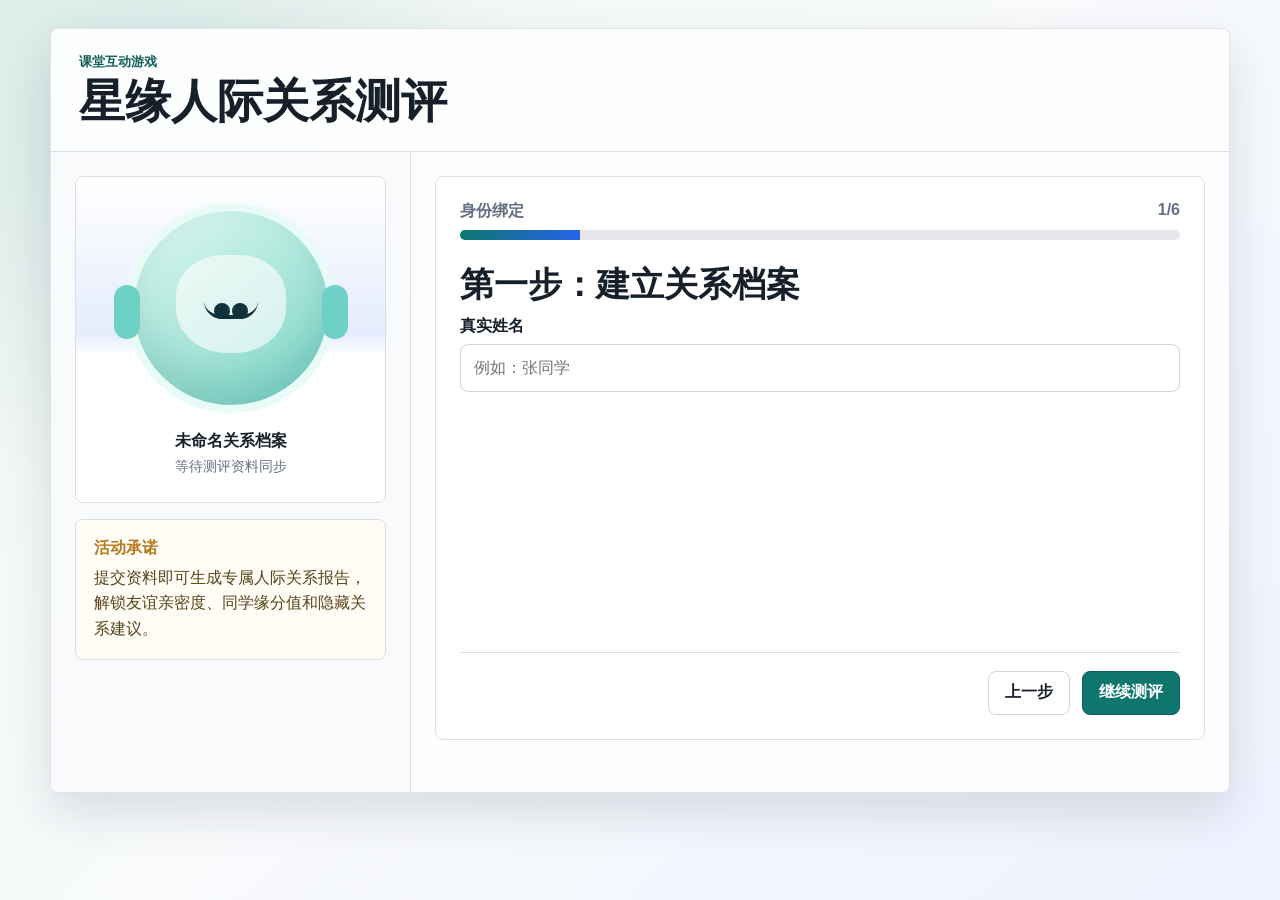
<file: index.html>
<!doctype html>
<html lang="zh-CN">
  <head>
    <meta charset="utf-8">
    <meta name="viewport" content="width=device-width, initial-scale=1">
    <title>人际关系报告陷阱识别训练</title>
    <link rel="stylesheet" href="./styles.css">
  </head>
  <body>
    <main class="game-shell">
      <section class="stage" aria-labelledby="game-title">
        <div class="topbar">
          <div>
            <p class="kicker">课堂互动游戏</p>
            <h1 id="game-title">星缘人际关系测评</h1>
          </div>
        </div>

        <div class="layout">
          <aside class="avatar-panel" aria-label="关系报告预览">
            <div class="avatar-card">
              <div class="scan-line"></div>
              <div class="avatar">
                <div class="avatar-face">
                  <span class="eye left"></span>
                  <span class="eye right"></span>
                  <span class="mouth"></span>
                </div>
              </div>
              <div class="avatar-meta">
                <span id="avatarName">未命名关系档案</span>
                <span id="avatarStatus">等待测评资料同步</span>
              </div>
            </div>

            <div class="bait-card">
              <p class="bait-title">活动承诺</p>
              <p>提交资料即可生成专属人际关系报告，解锁友谊亲密度、同学缘分值和隐藏关系建议。</p>
            </div>

          </aside>

          <section class="mission-card">
            <div class="progress-wrap" aria-label="游戏进度">
              <div class="progress-label">
                <span id="stepName">身份绑定</span>
                <span id="stepCount">1/6</span>
              </div>
              <div class="progress-track">
                <div id="progressBar" class="progress-bar"></div>
              </div>
            </div>

            <div id="mission" class="mission" aria-live="polite"></div>

            <div class="actions">
              <button id="backBtn" class="ghost-btn" type="button">上一步</button>
              <button id="nextBtn" class="primary-btn" type="button">继续测评</button>
            </div>
          </section>
        </div>
      </section>

      <section id="reveal" class="reveal hidden" aria-labelledby="reveal-title">
        <div class="reveal-inner">
          <div id="relationshipReport" class="relationship-report"></div>
          <p class="alarm">风险揭示</p>
          <h2 id="reveal-title">你被骗了</h2>
          <p class="reveal-copy">
            这个页面用“测试人际关系、生成专属报告”的理由，先索取了姓名、手机号、出生日期、住址、照片和声音，
            又在第二部分混入题目，试图收集朋友、同学和家人的联系方式、住址、照片等信息。
            在真实网络环境中，这些信息足以被用于骚扰、冒充身份、精准诈骗，甚至制作仿冒照片和声音。
          </p>

          <div class="review-grid">
            <article>
              <h3>诈骗话术</h3>
              <p>免费测评、专属报告、隐藏关系建议，这些词会让人急着提交资料。</p>
            </article>
            <article>
              <h3>过度索权</h3>
              <p>普通人际关系测试不需要住址、手机号、照片，也不该索要你身边人的隐私。</p>
            </article>
            <article>
              <h3>缺少说明</h3>
              <p>没有主办方、隐私政策、删除方式和联系方式，就是明显风险。</p>
            </article>
            <article>
              <h3>正确做法</h3>
              <p>先停下，问清用途；不要上传照片和声音；向老师、家长或平台举报。</p>
            </article>
          </div>

          <div class="safe-note">
            <strong>本游戏安全说明：</strong>
            你输入的内容没有上传，也没有保存。点击下方按钮会清空页面内的演示数据并重新开始。
          </div>

          <div class="reveal-actions">
            <button id="restartBtn" class="primary-btn" type="button">重新挑战</button>
            <button id="teacherBtn" class="ghost-btn" type="button">课堂复盘题</button>
          </div>

          <div id="teacherNotes" class="teacher-notes hidden">
            <h3>课堂复盘题</h3>
            <ol>
              <li>哪一步开始让你觉得“不太对”？为什么？</li>
              <li>如果朋友把这个链接发给你，你会怎么提醒对方？</li>
              <li>一个正规活动在收集信息前应该说明哪些内容？</li>
            </ol>
          </div>
        </div>
      </section>
    </main>

    <script src="./app.js?v=11"></script>
  </body>
</html>
</file>
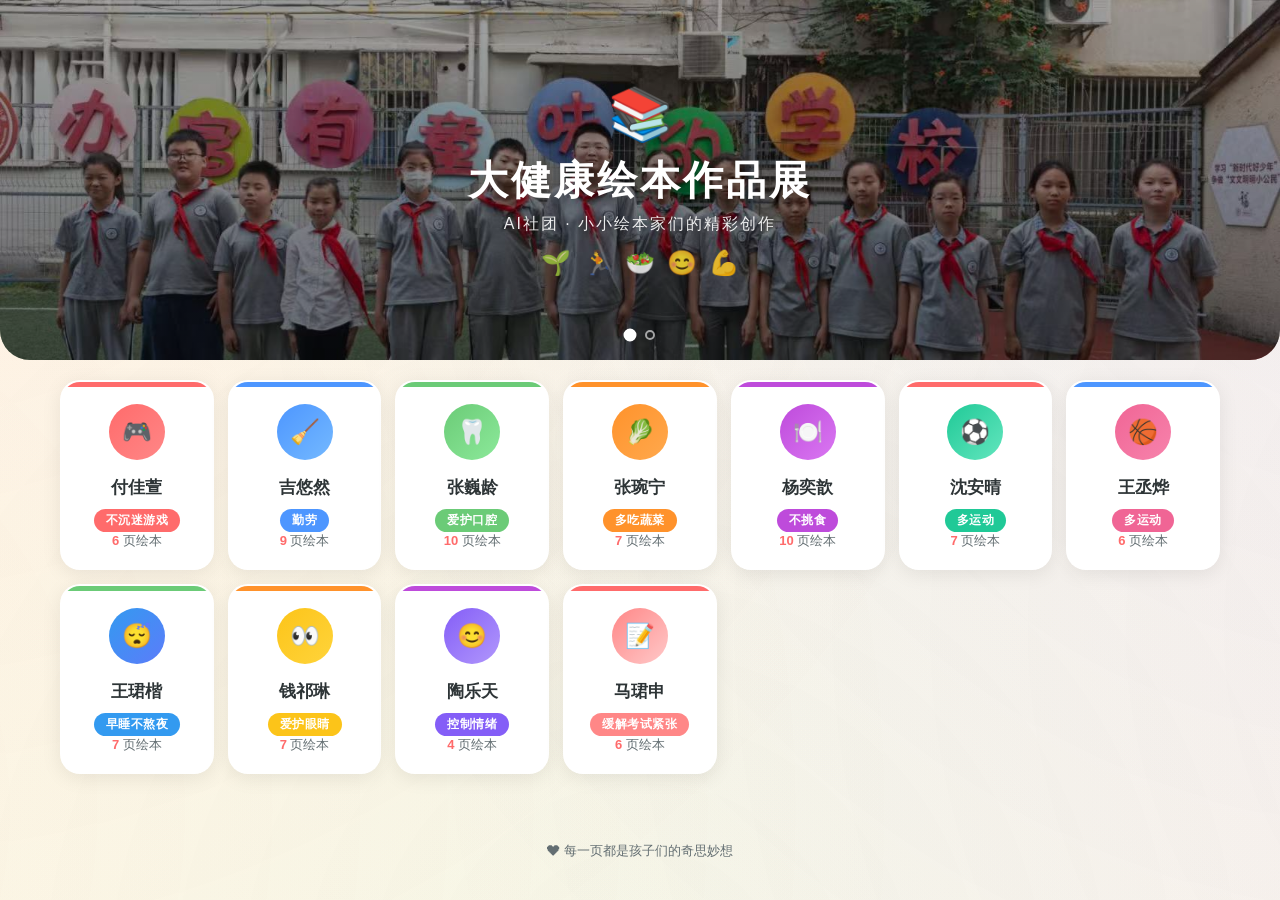
<file: huiben/index.html>
<!DOCTYPE html>
<html lang="zh-CN">
<head>
<meta charset="UTF-8">
<meta name="viewport" content="width=device-width, initial-scale=1.0">
<title>大健康绘本作品展</title>
<style>
  :root {
    --bg: #fef9ef;
    --card-bg: #ffffff;
    --primary: #ff6b6b;
    --secondary: #ffd93d;
    --accent1: #6bcb77;
    --accent2: #4d96ff;
    --accent3: #ff922b;
    --accent4: #be4bdb;
    --text: #2d3436;
    --text-light: #636e72;
    --shadow: 0 4px 20px rgba(0,0,0,0.08);
    --shadow-lg: 0 12px 40px rgba(0,0,0,0.12);
    --radius: 20px;
    --radius-sm: 12px;
  }

  * { margin: 0; padding: 0; box-sizing: border-box; }

  body {
    font-family: -apple-system, BlinkMacSystemFont, "Segoe UI", "PingFang SC", "Hiragino Sans GB", "Microsoft YaHei", sans-serif;
    background: var(--bg);
    color: var(--text);
    min-height: 100vh;
    overflow-x: hidden;
  }

  /* ========== 装饰背景 ========== */
  body::before {
    content: '';
    position: fixed;
    top: -50%;
    left: -50%;
    width: 200%;
    height: 200%;
    background:
      radial-gradient(circle at 20% 20%, rgba(255,107,107,0.06) 0%, transparent 50%),
      radial-gradient(circle at 80% 30%, rgba(77,150,255,0.06) 0%, transparent 50%),
      radial-gradient(circle at 50% 80%, rgba(107,203,119,0.06) 0%, transparent 50%),
      radial-gradient(circle at 10% 70%, rgba(255,217,61,0.06) 0%, transparent 50%),
      radial-gradient(circle at 90% 60%, rgba(190,75,219,0.05) 0%, transparent 50%);
    z-index: -1;
    pointer-events: none;
  }

  /* 旧 header 样式已由 hero-section 替代 */

  /* ========== 网格容器 ========== */
  .gallery-container {
    max-width: 1200px;
    margin: 0 auto;
    padding: 0 20px 60px;
  }

  .gallery-grid {
    display: grid;
    grid-template-columns: repeat(auto-fill, minmax(200px, 1fr));
    gap: 20px;
  }

  /* ========== 学生卡片 ========== */
  .student-card {
    background: var(--card-bg);
    border-radius: var(--radius);
    padding: 28px 20px 24px;
    text-align: center;
    cursor: pointer;
    transition: all 0.3s cubic-bezier(0.4, 0, 0.2, 1);
    box-shadow: var(--shadow);
    position: relative;
    overflow: hidden;
    border: 2px solid transparent;
  }

  .student-card::before {
    content: '';
    position: absolute;
    top: 0; left: 0; right: 0;
    height: 5px;
    transition: height 0.3s ease;
  }

  .student-card:nth-child(5n+1)::before { background: var(--primary); }
  .student-card:nth-child(5n+2)::before { background: var(--accent2); }
  .student-card:nth-child(5n+3)::before { background: var(--accent1); }
  .student-card:nth-child(5n+4)::before { background: var(--accent3); }
  .student-card:nth-child(5n+5)::before { background: var(--accent4); }

  .student-card:hover {
    transform: translateY(-6px);
    box-shadow: var(--shadow-lg);
    border-color: rgba(0,0,0,0.06);
  }

  .student-card:hover::before {
    height: 8px;
  }

  .student-card .avatar {
    width: 72px;
    height: 72px;
    border-radius: 50%;
    display: flex;
    align-items: center;
    justify-content: center;
    margin: 0 auto 16px;
    font-size: 32px;
    font-weight: 700;
    color: #fff;
    transition: transform 0.3s ease;
  }

  .student-card:hover .avatar {
    transform: scale(1.1) rotate(-5deg);
  }

  .card-0 .avatar { background: linear-gradient(135deg, #ff6b6b, #ff8787); }
  .card-1 .avatar { background: linear-gradient(135deg, #4d96ff, #74b9ff); }
  .card-2 .avatar { background: linear-gradient(135deg, #6bcb77, #8ce99a); }
  .card-3 .avatar { background: linear-gradient(135deg, #ff922b, #ffa94d); }
  .card-4 .avatar { background: linear-gradient(135deg, #be4bdb, #da77f2); }
  .card-5 .avatar { background: linear-gradient(135deg, #20c997, #63e6be); }
  .card-6 .avatar { background: linear-gradient(135deg, #f06595, #f783ac); }
  .card-7 .avatar { background: linear-gradient(135deg, #339af0, #5c7cfa); }
  .card-8 .avatar { background: linear-gradient(135deg, #fcc419, #ffd43b); }
  .card-9 .avatar { background: linear-gradient(135deg, #845ef7, #b197fc); }
  .card-10 .avatar { background: linear-gradient(135deg, #ff8787, #ffc9c9); }

  .student-card .name {
    font-size: 20px;
    font-weight: 700;
    margin-bottom: 6px;
    color: var(--text);
  }

  .student-card .page-count {
    font-size: 13px;
    color: var(--text-light);
  }

  .student-card .page-count span {
    font-weight: 600;
    color: var(--primary);
  }

  /* ========== 绘本阅读器 ========== */
  .reader-overlay {
    position: fixed;
    inset: 0;
    background: rgba(0,0,0,0.92);
    z-index: 1000;
    display: flex;
    flex-direction: column;
    align-items: center;
    justify-content: center;
    opacity: 0;
    pointer-events: none;
    transition: opacity 0.4s ease;
  }

  .reader-overlay.active {
    opacity: 1;
    pointer-events: all;
  }

  .reader-topbar {
    position: absolute;
    top: 0; left: 0; right: 0;
    padding: 16px 24px;
    display: flex;
    align-items: center;
    justify-content: space-between;
    color: #fff;
    z-index: 10;
    background: linear-gradient(to bottom, rgba(0,0,0,0.6), transparent);
  }

  .reader-topbar .student-name {
    font-size: 20px;
    font-weight: 700;
  }

  .reader-topbar .page-indicator {
    font-size: 14px;
    opacity: 0.8;
    background: rgba(255,255,255,0.15);
    padding: 6px 14px;
    border-radius: 20px;
    backdrop-filter: blur(10px);
  }

  .btn-close {
    width: 40px; height: 40px;
    border-radius: 50%;
    border: none;
    background: rgba(255,255,255,0.15);
    color: #fff;
    font-size: 22px;
    cursor: pointer;
    display: flex;
    align-items: center;
    justify-content: center;
    transition: all 0.2s;
    backdrop-filter: blur(10px);
  }

  .btn-close:hover {
    background: rgba(255,255,255,0.3);
    transform: scale(1.1);
  }

  .reader-main {
    flex: 1;
    display: flex;
    align-items: center;
    justify-content: center;
    width: 100%;
    padding: 80px 20px 20px;
    position: relative;
  }

  .reader-page {
    max-width: 90vw;
    max-height: 85vh;
    object-fit: contain;
    border-radius: 12px;
    box-shadow: 0 20px 60px rgba(0,0,0,0.5);
    transition: opacity 0.3s ease, transform 0.3s ease;
    user-select: none;
    -webkit-user-drag: none;
  }

  .reader-page.swiping-left {
    transform: translateX(-80px);
    opacity: 0;
  }

  .reader-page.swiping-right {
    transform: translateX(80px);
    opacity: 0;
  }

  .nav-btn {
    position: absolute;
    top: 50%; transform: translateY(-50%);
    width: 50px; height: 50px;
    border-radius: 50%;
    border: none;
    background: rgba(255,255,255,0.12);
    color: #fff;
    font-size: 24px;
    cursor: pointer;
    display: flex;
    align-items: center;
    justify-content: center;
    transition: all 0.2s;
    z-index: 5;
    backdrop-filter: blur(10px);
  }

  .nav-btn:hover {
    background: rgba(255,255,255,0.25);
    transform: translateY(-50%) scale(1.1);
  }

  .nav-btn:active {
    transform: translateY(-50%) scale(0.95);
  }

  .nav-btn.prev { left: 16px; }
  .nav-btn.next { right: 16px; }

  .nav-btn svg {
    width: 24px; height: 24px;
    fill: none; stroke: currentColor; stroke-width: 2.5;
    stroke-linecap: round; stroke-linejoin: round;
  }

  /* ========== 底部缩略图条 ========== */
  .thumbnails-bar {
    position: absolute;
    bottom: 16px;
    left: 50%;
    transform: translateX(-50%);
    display: flex;
    gap: 8px;
    padding: 8px 16px;
    background: rgba(0,0,0,0.4);
    border-radius: 24px;
    backdrop-filter: blur(10px);
    overflow-x: auto;
    max-width: 90vw;
    z-index: 10;
  }

  .thumb-dot {
    width: 10px; height: 10px;
    border-radius: 50%;
    background: rgba(255,255,255,0.3);
    border: none;
    cursor: pointer;
    transition: all 0.2s;
    flex-shrink: 0;
  }

  .thumb-dot.active {
    background: #fff;
    transform: scale(1.3);
    box-shadow: 0 0 8px rgba(255,255,255,0.5);
  }

  .thumb-dot:hover {
    background: rgba(255,255,255,0.6);
  }

  /* ========== 页脚 ========== */
  .footer {
    text-align: center;
    padding: 8px 20px 32px;
    color: var(--text-light);
    font-size: 13px;
  }

  .student-card .keyword {
    display: inline-block;
    font-size: 12px;
    color: #fff;
    padding: 3px 12px;
    border-radius: 12px;
    margin-top: 4px;
    font-weight: 600;
    letter-spacing: 0.5px;
  }

  .card-0 .keyword { background: var(--primary); }
  .card-1 .keyword { background: var(--accent2); }
  .card-2 .keyword { background: var(--accent1); }
  .card-3 .keyword { background: var(--accent3); }
  .card-4 .keyword { background: var(--accent4); }
  .card-5 .keyword { background: #20c997; }
  .card-6 .keyword { background: #f06595; }
  .card-7 .keyword { background: #339af0; }
  .card-8 .keyword { background: #fcc419; }
  .card-9 .keyword { background: #845ef7; }
  .card-10 .keyword { background: #ff8787; }

  /* ========== 头图区域 ========== */
  .hero-section {
    position: relative;
    width: 100%;
    height: 360px;
    overflow: hidden;
    margin-bottom: 20px;
    border-radius: 0 0 30px 30px;
  }

  .hero-slider {
    position: absolute;
    inset: 0;
  }

  .hero-slide {
    position: absolute;
    inset: 0;
    background-size: cover;
    background-position: center;
    opacity: 0;
    transition: opacity 1.2s ease-in-out;
  }

  .hero-slide.active {
    opacity: 1;
  }

  .hero-overlay {
    position: absolute;
    inset: 0;
    display: flex;
    flex-direction: column;
    align-items: center;
    justify-content: center;
    background: linear-gradient(to bottom, rgba(0,0,0,0.35), rgba(0,0,0,0.55));
    color: #fff;
    text-align: center;
    z-index: 2;
  }

  .hero-icon {
    font-size: 52px;
    margin-bottom: 8px;
    filter: drop-shadow(0 4px 8px rgba(0,0,0,0.3));
    animation: float 3s ease-in-out infinite;
  }

  .hero-overlay h1 {
    font-size: 40px;
    font-weight: 800;
    letter-spacing: 3px;
    text-shadow: 0 4px 20px rgba(0,0,0,0.4);
    margin-bottom: 6px;
  }

  .hero-subtitle {
    font-size: 16px;
    opacity: 0.9;
    letter-spacing: 2px;
    text-shadow: 0 2px 8px rgba(0,0,0,0.3);
  }

  .hero-decoration {
    margin-top: 14px;
    display: flex;
    gap: 12px;
    font-size: 24px;
    opacity: 0.85;
  }

  .hero-decoration .deco-emoji {
    animation: floatDeco 2.5s ease-in-out infinite;
  }

  .hero-decoration .deco-emoji:nth-child(1) { animation-delay: 0s; }
  .hero-decoration .deco-emoji:nth-child(2) { animation-delay: 0.3s; }
  .hero-decoration .deco-emoji:nth-child(3) { animation-delay: 0.6s; }
  .hero-decoration .deco-emoji:nth-child(4) { animation-delay: 0.9s; }
  .hero-decoration .deco-emoji:nth-child(5) { animation-delay: 1.2s; }

  @keyframes floatDeco {
    0%, 100% { transform: translateY(0) scale(1); }
    50% { transform: translateY(-6px) scale(1.1); }
  }

  .hero-dots {
    position: absolute;
    bottom: 20px;
    left: 50%;
    transform: translateX(-50%);
    display: flex;
    gap: 10px;
    z-index: 3;
  }

  .hero-dot {
    width: 10px; height: 10px;
    border-radius: 50%;
    border: 2px solid rgba(255,255,255,0.6);
    background: transparent;
    cursor: pointer;
    transition: all 0.3s;
  }

  .hero-dot.active {
    background: #fff;
    border-color: #fff;
    transform: scale(1.3);
  }

  .hero-dot:hover {
    border-color: #fff;
  }

  /* ========== 阅读器关键词 ========== */
  .reader-keyword {
    font-size: 13px;
    opacity: 0.7;
    margin-left: 10px;
    background: rgba(255,255,255,0.15);
    padding: 4px 12px;
    border-radius: 12px;
    backdrop-filter: blur(10px);
  }

  /* ========== 响应式 - 头图 ========== */
  @media (max-width: 768px) {
    .hero-section { height: 260px; border-radius: 0 0 20px 20px; }
    .hero-overlay h1 { font-size: 28px; }
    .hero-icon { font-size: 38px; }
    .hero-subtitle { font-size: 13px; }
    .hero-decoration { font-size: 18px; gap: 8px; }
  }
    .header { padding: 36px 16px 20px; }
    .header h1 { font-size: 28px; }
    .header .icon-row { font-size: 36px; }
    .gallery-grid {
      grid-template-columns: repeat(auto-fill, minmax(150px, 1fr));
      gap: 14px;
    }
    .student-card { padding: 22px 14px 18px; }
    .student-card .name { font-size: 17px; }
    .student-card .avatar { width: 56px; height: 56px; font-size: 24px; }
    .reader-page { max-width: 95vw; max-height: 75vh; }
    .nav-btn { width: 40px; height: 40px; }
    .thumbnails-bar { gap: 5px; padding: 6px 12px; }
    .thumb-dot { width: 8px; height: 8px; }
  }

  @media (max-width: 480px) {
    .gallery-grid {
      grid-template-columns: repeat(auto-fill, minmax(130px, 1fr));
      gap: 10px;
    }
    .student-card { padding: 18px 10px 14px; }
    .student-card .name { font-size: 15px; }
    .header h1 { font-size: 24px; }
  }
</style>
</head>
<body>

<!-- 页头 -->
<!-- 头图区域 -->
<div class="hero-section">
  <div class="hero-slider">
    <div class="hero-slide active" style="background-image: url('./hero/hero2.jpg')"></div>
    <div class="hero-slide" style="background-image: url('./hero/hero3.jpg')"></div>
  </div>
  <div class="hero-overlay">
    <div class="hero-icon">📚</div>
    <h1>大健康绘本作品展</h1>
    <p class="hero-subtitle">AI社团 · 小小绘本家们的精彩创作</p>
    <div class="hero-decoration">
      <span class="deco-emoji">🌱</span>
      <span class="deco-emoji">🏃</span>
      <span class="deco-emoji">🥗</span>
      <span class="deco-emoji">😊</span>
      <span class="deco-emoji">💪</span>
    </div>
  </div>
  <div class="hero-dots">
    <button class="hero-dot active" data-slide="0"></button>
    <button class="hero-dot" data-slide="1"></button>
  </div>
</div>

<!-- 画廊网格 -->
<div class="gallery-container">
  <div class="gallery-grid" id="galleryGrid"></div>
</div>

<div class="footer">❤ 每一页都是孩子们的奇思妙想</div>

<!-- 绘本阅读器浮层 -->
<div class="reader-overlay" id="readerOverlay">
  <div class="reader-topbar">
    <button class="btn-close" id="btnClose" title="返回画廊">✕</button>
    <span class="student-name" id="readerStudentName"></span>
    <span class="page-indicator" id="readerPageIndicator"></span>
  </div>
  <div class="reader-main">
    <button class="nav-btn prev" id="btnPrev" title="上一页">
      <svg viewBox="0 0 24 24"><polyline points="15 18 9 12 15 6"/></svg>
    </button>
    <img class="reader-page" id="readerPage" src="" alt="绘本页面" />
    <button class="nav-btn next" id="btnNext" title="下一页">
      <svg viewBox="0 0 24 24"><polyline points="9 18 15 12 9 6"/></svg>
    </button>
  </div>
  <div class="thumbnails-bar" id="thumbnailsBar"></div>
</div>

<script>
// ===== 绘本数据 =====
const students = [
  { name: "付佳萱", keyword: "不沉迷游戏", icon: "🎮", pages: ["1.jpg","2.jpg","3.jpg","4.jpg","5.jpg","6.jpg"] },
  { name: "吉悠然", keyword: "勤劳", icon: "🧹", pages: ["1.jpg","2.jpg","3.jpg","4.jpg","5.jpg","6.jpg","7.jpg","8.jpg","9.jpg"] },
  { name: "张巍龄", keyword: "爱护口腔", icon: "🦷", pages: ["1.png","2.png","3.png","4.png","5.png","6.png","7.png","8.png","9.png","10.png"] },
  { name: "张琬宁", keyword: "多吃蔬菜", icon: "🥬", pages: ["1.png","2.png","3.jpg","4.jpg","5.png","6.jpg","7.png"] },
  { name: "杨奕歆", keyword: "不挑食", icon: "🍽️", pages: ["1.jpg","2.jpg","3.jpg","4.jpg","5.jpg","6.jpg","7.jpg","8.jpg","9.jpg","10.jpg"] },
  { name: "沈安晴", keyword: "多运动", icon: "⚽", pages: ["1.png","2.png","3.png","4.png","5.png","6.png","7.png"] },
  { name: "王丞烨", keyword: "多运动", icon: "🏀", pages: ["1.jpg","2.jpg","3.jpg","4.jpg","5.jpg","6.jpg"] },
  { name: "王珺楷", keyword: "早睡不熬夜", icon: "😴", pages: ["1.jpg","2.jpg","3.jpg","4.jpg","5.jpg","6.jpg","7.jpg"] },
  { name: "钱祁琳", keyword: "爱护眼睛", icon: "👀", pages: ["ScreenShot_2026-06-17_152115_534.png","2.png","3.png","4.png","5.png","6.png","7.png"] },
  { name: "陶乐天", keyword: "控制情绪", icon: "😊", pages: ["1.jpg","2.jpg","3.jpg","4.jpg"] },
  { name: "马珺申", keyword: "缓解考试紧张", icon: "📝", pages: ["1.png","2.png","3.png","4.png","5.png","6.png"] }
];

// ===== 构建画廊 =====
const galleryGrid = document.getElementById('galleryGrid');
students.forEach((student, index) => {
  const card = document.createElement('div');
  card.className = `student-card card-${index}`;
  card.innerHTML = `
    <div class="avatar">${student.icon || student.name.charAt(0)}</div>
    <div class="name">${student.name}</div>
    <div class="keyword">${student.keyword}</div>
    <div class="page-count"><span>${student.pages.length}</span> 页绘本</div>
  `;
  card.addEventListener('click', () => openReader(index));
  galleryGrid.appendChild(card);
});

// ===== 阅读器逻辑 =====
const overlay = document.getElementById('readerOverlay');
const readerPage = document.getElementById('readerPage');
const readerStudentName = document.getElementById('readerStudentName');
const readerPageIndicator = document.getElementById('readerPageIndicator');
const thumbnailsBar = document.getElementById('thumbnailsBar');
const btnClose = document.getElementById('btnClose');
const btnPrev = document.getElementById('btnPrev');
const btnNext = document.getElementById('btnNext');

let currentStudentIdx = -1;
let currentPageIdx = 0;
let isAnimating = false;

function getImageUrl(studentName, filename) {
  return './images/' + encodeURIComponent(studentName) + '/' + encodeURIComponent(filename);
}

function updateReader() {
  const student = students[currentStudentIdx];
  const url = getImageUrl(student.name, student.pages[currentPageIdx]);
  readerPage.src = url;
  readerStudentName.innerHTML = student.name + ' <span class="reader-keyword">' + student.icon + ' ' + student.keyword + '</span>';
  readerPageIndicator.textContent = `${currentPageIdx + 1} / ${student.pages.length}`;

  // 更新缩略图点
  let dotsHtml = '';
  for (let i = 0; i < student.pages.length; i++) {
    dotsHtml += `<button class="thumb-dot${i === currentPageIdx ? ' active' : ''}" data-idx="${i}" title="第${i+1}页"></button>`;
  }
  thumbnailsBar.innerHTML = dotsHtml;

  // 缩略图点击事件
  thumbnailsBar.querySelectorAll('.thumb-dot').forEach(dot => {
    dot.addEventListener('click', (e) => {
      const idx = parseInt(e.target.dataset.idx);
      navigateTo(idx);
    });
  });

  // 按钮状态
  btnPrev.style.visibility = currentPageIdx === 0 ? 'hidden' : 'visible';
  btnNext.style.visibility = currentPageIdx === student.pages.length - 1 ? 'hidden' : 'visible';
}

function navigateTo(idx) {
  if (isAnimating || idx === currentPageIdx) return;
  const student = students[currentStudentIdx];
  if (idx < 0 || idx >= student.pages.length) return;

  isAnimating = true;
  const direction = idx > currentPageIdx ? 'left' : 'right';
  readerPage.classList.add(`swiping-${direction}`);

  setTimeout(() => {
    currentPageIdx = idx;
    updateReader();
    readerPage.classList.remove('swiping-left', 'swiping-right');
    setTimeout(() => { isAnimating = false; }, 300);
  }, 150);
}

function openReader(studentIdx) {
  currentStudentIdx = studentIdx;
  currentPageIdx = 0;
  updateReader();
  overlay.classList.add('active');
  document.body.style.overflow = 'hidden';
}

function closeReader() {
  overlay.classList.remove('active');
  document.body.style.overflow = '';
  currentStudentIdx = -1;
  currentPageIdx = 0;
}

// 导航
btnPrev.addEventListener('click', () => navigateTo(currentPageIdx - 1));
btnNext.addEventListener('click', () => navigateTo(currentPageIdx + 1));
btnClose.addEventListener('click', closeReader);

// 键盘导航
document.addEventListener('keydown', (e) => {
  if (!overlay.classList.contains('active')) return;
  if (e.key === 'Escape') closeReader();
  if (e.key === 'ArrowLeft') navigateTo(currentPageIdx - 1);
  if (e.key === 'ArrowRight') navigateTo(currentPageIdx + 1);
});

// 触摸滑动
let touchStartX = 0;
let touchStartY = 0;
readerPage.addEventListener('touchstart', (e) => {
  touchStartX = e.touches[0].clientX;
  touchStartY = e.touches[0].clientY;
}, { passive: true });

readerPage.addEventListener('touchend', (e) => {
  const dx = e.changedTouches[0].clientX - touchStartX;
  const dy = e.changedTouches[0].clientY - touchStartY;
  if (Math.abs(dx) > Math.abs(dy) && Math.abs(dx) > 60) {
    if (dx < 0) navigateTo(currentPageIdx + 1);
    else navigateTo(currentPageIdx - 1);
  }
});

// 点击 overlay 空白处关闭（但不影响图片区域）
overlay.addEventListener('click', (e) => {
  if (e.target === overlay) closeReader();
});

// 图片加载错误处理
readerPage.addEventListener('error', () => {
  readerPage.src = 'data:image/svg+xml,' + encodeURIComponent(
    '<svg xmlns="http://www.w3.org/2000/svg" width="400" height="300" viewBox="0 0 400 300">' +
    '<rect fill="#f1f3f5" width="400" height="300" rx="12"/>' +
    '<text fill="#adb5bd" font-family="sans-serif" font-size="16" text-anchor="middle" x="200" y="145">图片加载中...</text>' +
    '<text fill="#adb5bd" font-family="sans-serif" font-size="12" text-anchor="middle" x="200" y="170">Loading...</text>' +
    '</svg>'
  );
});

// ===== 头图轮播 =====
const heroSlides = document.querySelectorAll('.hero-slide');
const heroDots = document.querySelectorAll('.hero-dot');
let currentSlide = 0;
const totalSlides = heroSlides.length;

function goToSlide(idx) {
  heroSlides[currentSlide].classList.remove('active');
  heroDots[currentSlide].classList.remove('active');
  currentSlide = idx;
  heroSlides[currentSlide].classList.add('active');
  heroDots[currentSlide].classList.add('active');
}

heroDots.forEach(dot => {
  dot.addEventListener('click', () => {
    goToSlide(parseInt(dot.dataset.slide));
    resetAutoPlay();
  });
});

let autoPlayTimer;
function startAutoPlay() {
  autoPlayTimer = setInterval(() => {
    goToSlide((currentSlide + 1) % totalSlides);
  }, 5000);
}

function resetAutoPlay() {
  clearInterval(autoPlayTimer);
  startAutoPlay();
}

startAutoPlay();
</script>

</body>
</html>
</file>
<file: styles.css>
:root {
  color-scheme: light;
  --ink: #17202a;
  --muted: #667085;
  --line: #d8dee8;
  --panel: #ffffff;
  --soft: #f3f7fb;
  --brand: #0f766e;
  --brand-dark: #115e59;
  --warn: #c2410c;
  --danger: #b91c1c;
  --gold: #b7791f;
  --blue: #2563eb;
  --shadow: 0 20px 48px rgba(23, 32, 42, 0.13);
}

* {
  box-sizing: border-box;
}

body {
  margin: 0;
  min-height: 100vh;
  font-family: "PingFang SC", "Microsoft YaHei", Arial, sans-serif;
  color: var(--ink);
  background:
    radial-gradient(circle at 12% 15%, rgba(15, 118, 110, 0.12), transparent 28%),
    linear-gradient(135deg, #eef6f3 0%, #f8fafc 48%, #eef2ff 100%);
}

button,
input,
textarea {
  font: inherit;
}

button {
  cursor: pointer;
}

.game-shell {
  width: min(1180px, calc(100% - 32px));
  margin: 0 auto;
  padding: 28px 0;
}

.stage {
  background: rgba(255, 255, 255, 0.82);
  border: 1px solid rgba(216, 222, 232, 0.8);
  box-shadow: var(--shadow);
  border-radius: 8px;
  overflow: hidden;
}

.topbar {
  display: flex;
  justify-content: space-between;
  gap: 20px;
  align-items: center;
  padding: 24px 28px;
  border-bottom: 1px solid var(--line);
  background: rgba(255, 255, 255, 0.7);
}

.kicker {
  margin: 0 0 6px;
  font-size: 13px;
  color: var(--brand-dark);
  font-weight: 700;
}

h1,
h2,
h3,
p {
  margin-top: 0;
}

h1 {
  margin-bottom: 0;
  font-size: clamp(28px, 4vw, 46px);
  line-height: 1.08;
}

.layout {
  display: grid;
  grid-template-columns: 360px 1fr;
  min-height: 640px;
}

.avatar-panel {
  padding: 24px;
  border-right: 1px solid var(--line);
  background: #f8fafc;
}

.avatar-card,
.bait-card,
.mission-card {
  border: 1px solid var(--line);
  border-radius: 8px;
  background: var(--panel);
}

.avatar-card {
  position: relative;
  overflow: hidden;
  padding: 26px;
}

.scan-line {
  position: absolute;
  inset: 0;
  background: linear-gradient(180deg, transparent 0%, rgba(37, 99, 235, 0.12) 48%, transparent 55%);
  animation: scan 3s linear infinite;
}

@keyframes scan {
  from {
    transform: translateY(-100%);
  }
  to {
    transform: translateY(100%);
  }
}

.avatar {
  position: relative;
  width: min(210px, 100%);
  aspect-ratio: 1;
  margin: 0 auto 18px;
  border-radius: 50%;
  background:
    linear-gradient(145deg, #dff8f1, #a6e4d8 58%, #7dd3c7),
    repeating-linear-gradient(90deg, rgba(255, 255, 255, 0.22) 0 4px, transparent 4px 10px);
  border: 8px solid #e9fbf7;
  box-shadow: inset 0 -22px 35px rgba(15, 118, 110, 0.18);
}

.avatar::before,
.avatar::after {
  content: "";
  position: absolute;
  width: 26px;
  height: 54px;
  top: 74px;
  background: #6dd1c5;
  border-radius: 14px;
}

.avatar::before {
  left: -20px;
}

.avatar::after {
  right: -20px;
}

.avatar-face {
  position: absolute;
  inset: 44px 42px 52px;
  border-radius: 42% 42% 46% 46%;
  background: rgba(255, 255, 255, 0.62);
}

.eye {
  position: absolute;
  top: 48px;
  width: 16px;
  height: 16px;
  border-radius: 50%;
  background: #12323b;
}

.eye.left {
  left: 38px;
}

.eye.right {
  right: 38px;
}

.mouth {
  position: absolute;
  left: 50%;
  bottom: 34px;
  width: 54px;
  height: 18px;
  border-bottom: 4px solid #12323b;
  border-radius: 0 0 32px 32px;
  transform: translateX(-50%);
}

.avatar-meta {
  position: relative;
  display: grid;
  gap: 6px;
  text-align: center;
}

.avatar-meta span:first-child {
  font-weight: 800;
}

.avatar-meta span:last-child {
  color: var(--muted);
  font-size: 14px;
}

.bait-card {
  margin-top: 16px;
  padding: 18px;
  background: #fffdf5;
}

.bait-title {
  margin-bottom: 6px;
  color: var(--gold);
  font-weight: 800;
}

.bait-card p:last-child {
  margin-bottom: 0;
  color: #59441b;
  line-height: 1.6;
}

.panel-head {
  display: flex;
  justify-content: space-between;
  align-items: center;
  gap: 12px;
  margin-bottom: 12px;
}

.panel-head h2 {
  margin: 0;
  font-size: 18px;
}

.panel-head span {
  color: var(--muted);
  font-weight: 700;
}

.mission-card {
  margin: 24px;
  padding: 24px;
  align-self: start;
}

.progress-wrap {
  margin-bottom: 22px;
}

.progress-label {
  display: flex;
  justify-content: space-between;
  margin-bottom: 8px;
  color: var(--muted);
  font-weight: 700;
}

.progress-track {
  height: 10px;
  border-radius: 999px;
  background: #e5e7eb;
  overflow: hidden;
}

.progress-bar {
  width: 0%;
  height: 100%;
  background: linear-gradient(90deg, var(--brand), var(--blue));
  transition: width 220ms ease;
}

.mission {
  min-height: 390px;
}

.mission h2 {
  margin-bottom: 8px;
  font-size: clamp(24px, 3vw, 34px);
}

.form-grid {
  display: grid;
  gap: 14px;
}

.question-card {
  display: grid;
  gap: 18px;
  padding: 18px;
  border: 1px solid var(--line);
  border-radius: 8px;
  background: #f8fafc;
}

.question-number {
  margin-bottom: -6px;
  color: var(--blue);
  font-weight: 900;
}

.question-text {
  margin: 0;
  font-size: 22px;
  font-weight: 800;
  line-height: 1.45;
}

.option-list {
  display: grid;
  gap: 10px;
}

.option-item {
  display: flex;
  align-items: center;
  gap: 12px;
  min-height: 48px;
  padding: 12px 14px;
  border: 1px solid #cbd5e1;
  border-radius: 8px;
  background: #fff;
  font-weight: 700;
}

.option-item input {
  width: 18px;
  height: 18px;
  accent-color: var(--brand);
}

.field {
  display: grid;
  gap: 7px;
}

.field label {
  font-weight: 800;
}

.field small {
  color: var(--muted);
}

.field input,
.field textarea {
  width: 100%;
  min-height: 48px;
  border: 1px solid #cbd5e1;
  border-radius: 8px;
  padding: 12px 13px;
  background: #fff;
  color: var(--ink);
}

.field textarea {
  min-height: 104px;
  resize: vertical;
}

.field input:focus,
.field textarea:focus {
  outline: 3px solid rgba(37, 99, 235, 0.18);
  border-color: var(--blue);
}

.trap-grid {
  display: grid;
  grid-template-columns: repeat(2, minmax(0, 1fr));
  gap: 14px;
}

.trap-grid .field {
  min-width: 0;
}

.form-error {
  padding: 12px 14px;
  border: 1px solid #fecaca;
  border-radius: 8px;
  background: #fef2f2;
  color: var(--danger);
  font-weight: 800;
  line-height: 1.45;
}

.fake-upload,
.voice-box {
  display: flex;
  flex-wrap: wrap;
  gap: 12px;
  align-items: center;
  padding: 14px;
  border: 1px dashed #94a3b8;
  border-radius: 8px;
  background: #f8fafc;
}

.file-status,
.voice-status {
  color: var(--muted);
  font-weight: 700;
}

.hidden {
  display: none !important;
}

.actions,
.reveal-actions {
  display: flex;
  flex-wrap: wrap;
  gap: 12px;
  justify-content: flex-end;
  border-top: 1px solid var(--line);
  padding-top: 18px;
}

.primary-btn,
.ghost-btn,
.plain-btn {
  min-height: 44px;
  border-radius: 8px;
  padding: 10px 16px;
  font-weight: 800;
}

.primary-btn {
  border: 1px solid var(--brand-dark);
  background: var(--brand);
  color: #fff;
}

.primary-btn:hover {
  background: var(--brand-dark);
}

.ghost-btn {
  border: 1px solid #cbd5e1;
  background: #fff;
  color: var(--ink);
}

.plain-btn {
  border: 1px solid transparent;
  background: transparent;
  color: var(--blue);
}

.reveal {
  margin-top: 24px;
  border-radius: 8px;
  background: #fff;
  border: 2px solid #fecaca;
  box-shadow: var(--shadow);
}

.reveal-inner {
  padding: 28px;
}

.alarm {
  display: inline-flex;
  margin-bottom: 10px;
  padding: 6px 10px;
  border-radius: 8px;
  background: #fee2e2;
  color: var(--danger);
  font-weight: 900;
}

.reveal h2 {
  margin-bottom: 10px;
  color: var(--danger);
  font-size: clamp(36px, 7vw, 72px);
  line-height: 1;
}

.relationship-report {
  margin-bottom: 24px;
  padding: 22px;
  border: 1px solid #bfdbfe;
  border-radius: 8px;
  background: #eff6ff;
}

.relationship-report h2 {
  margin-bottom: 14px;
  color: #1e3a8a;
  font-size: clamp(26px, 4vw, 42px);
  line-height: 1.12;
}

.report-kicker {
  margin-bottom: 8px;
  color: var(--blue);
  font-weight: 900;
}

.report-score {
  display: inline-grid;
  gap: 2px;
  min-width: 150px;
  margin-bottom: 14px;
  padding: 12px 14px;
  border-radius: 8px;
  background: #fff;
  border: 1px solid #dbeafe;
}

.report-score span {
  color: var(--muted);
  font-size: 13px;
}

.report-score strong {
  color: var(--blue);
  font-size: 34px;
  line-height: 1;
}

.relationship-report p {
  max-width: 820px;
  line-height: 1.7;
}

.relationship-report ul {
  display: flex;
  flex-wrap: wrap;
  gap: 10px;
  margin: 12px 0;
  padding: 0;
  list-style: none;
}

.relationship-report li {
  padding: 8px 10px;
  border-radius: 8px;
  background: #ffffff;
  border: 1px solid #dbeafe;
  color: #1d4ed8;
  font-weight: 800;
}

.report-advice {
  margin-bottom: 0;
  color: #1e3a8a;
  font-weight: 700;
}

.reveal-copy {
  max-width: 840px;
  color: #3f4854;
  font-size: 18px;
  line-height: 1.75;
}

.review-grid {
  display: grid;
  grid-template-columns: repeat(4, 1fr);
  gap: 14px;
  margin: 22px 0;
}

.review-grid article {
  padding: 16px;
  border-radius: 8px;
  border: 1px solid var(--line);
  background: #f8fafc;
}

.review-grid h3 {
  margin-bottom: 8px;
  font-size: 17px;
}

.review-grid p {
  margin-bottom: 0;
  color: var(--muted);
  line-height: 1.55;
}

.safe-note,
.teacher-notes {
  padding: 16px;
  border-radius: 8px;
  background: #ecfdf5;
  border: 1px solid #bbf7d0;
  color: #14532d;
  line-height: 1.6;
}

.teacher-notes {
  margin-top: 16px;
  background: #f8fafc;
  border-color: var(--line);
  color: var(--ink);
}

.teacher-notes h3 {
  margin-bottom: 10px;
}

.teacher-notes ol {
  margin: 0;
  padding-left: 22px;
  line-height: 1.8;
}

@media (max-width: 920px) {
  .topbar,
  .layout {
    display: block;
  }

  .avatar-panel {
    border-right: 0;
    border-bottom: 1px solid var(--line);
  }

  .mission-card {
    margin: 16px;
  }

  .review-grid {
    grid-template-columns: 1fr 1fr;
  }
}

@media (max-width: 560px) {
  .game-shell {
    width: min(100% - 20px, 1180px);
    padding: 10px 0;
  }
  .topbar,
  .avatar-panel,
  .mission-card,
  .reveal-inner {
    padding: 18px;
  }

  .review-grid {
    grid-template-columns: 1fr;
  }

  .trap-grid {
    grid-template-columns: 1fr;
  }

  .actions,
  .reveal-actions {
    justify-content: stretch;
  }

  .actions button,
  .reveal-actions button {
    flex: 1 1 100%;
  }
}

/* ── contact field ── */
.field-hint {
  font-weight: 400;
  color: var(--muted);
  font-size: 13px;
}

.field-divider {
  display: flex;
  align-items: center;
  gap: 10px;
  color: var(--muted);
  font-weight: 700;
  font-size: 14px;
}

.field-divider::before,
.field-divider::after {
  content: "";
  flex: 1;
  height: 1px;
  background: var(--line);
}

/* ── location field ── */
.location-box {
  display: flex;
  flex-direction: column;
  align-items: center;
  gap: 12px;
  padding: 28px 20px;
  border: 1px dashed #94a3b8;
  border-radius: 12px;
  background: #f8fafc;
  text-align: center;
}

.location-anim {
  position: relative;
  width: 72px;
  height: 72px;
  display: flex;
  align-items: center;
  justify-content: center;
}

.loc-pulse {
  position: absolute;
  inset: 0;
  border-radius: 50%;
  border: 3px solid var(--brand);
  animation: locPulse 1.2s ease-out infinite;
  opacity: 0.6;
}

@keyframes locPulse {
  0% { transform: scale(0.6); opacity: 0.7; }
  100% { transform: scale(1.4); opacity: 0; }
}

.loc-icon {
  font-size: 32px;
  position: relative;
  z-index: 1;
}

.location-status {
  color: var(--muted);
  font-weight: 700;
  margin: 0;
}

.location-box.location-done {
  flex-direction: row;
  justify-content: flex-start;
  text-align: left;
  gap: 14px;
  padding: 18px;
}

.loc-icon-sm {
  font-size: 26px;
  flex-shrink: 0;
}

.location-result {
  flex: 1;
}

.location-label {
  margin: 0 0 4px;
  font-size: 12px;
  color: var(--brand-dark);
  font-weight: 800;
}

.location-value {
  margin: 0;
  font-weight: 700;
  font-size: 15px;
}

.field-optional label {
  color: var(--muted);
}

.field-optional input {
  border-style: dashed;
  background: #fafafa;
}

/* ── 信息清单（数据披露）── */
.data-disclosure {
  margin-top: 20px;
  padding: 18px;
  border: 2px solid var(--danger);
  border-radius: 8px;
  background: linear-gradient(135deg, #fff5f5, #fef2f2);
}

.disclosure-title {
  margin-bottom: 4px;
  color: var(--danger);
  font-size: 17px;
}

.disclosure-count {
  margin-bottom: 14px;
  color: var(--warn);
  font-weight: 800;
  font-size: 14px;
}

.disclosure-section {
  margin-top: 12px;
  padding: 12px 14px;
  border-radius: 6px;
  background: rgba(255, 255, 255, 0.85);
  border: 1px solid #fecaca;
}

.disclosure-section h4 {
  margin-bottom: 10px;
  font-size: 15px;
  color: var(--danger);
  border-bottom: 1px solid #fecaca;
  padding-bottom: 6px;
}

.data-disclosure ul {
  display: flex;
  flex-direction: column;
  gap: 6px;
  margin: 0;
  padding: 0;
  list-style: none;
}

.data-disclosure li {
  display: flex;
  gap: 12px;
  align-items: baseline;
  padding: 7px 0;
  border-bottom: 1px dashed #fde0e0;
  font-size: 14px;
}

.data-disclosure li:last-child {
  border-bottom: none;
}

.dl {
  flex-shrink: 0;
  min-width: 110px;
  color: var(--muted);
  font-weight: 700;
}

.dv {
  color: var(--danger);
  font-weight: 900;
  word-break: break-all;
}

/* ── 照片上传状态 ── */
.file-done {
  color: var(--brand-dark);
  font-weight: 800;
}

/* ── 录音状态 ── */
.voice-box button.recording {
  border-color: var(--danger);
  background: var(--danger);
  color: #fff;
  animation: pulseRec 1s ease-in-out infinite;
}

@keyframes pulseRec {
  0%, 100% { opacity: 1; }
  50% { opacity: 0.65; }
}

.voice-recording {
  color: var(--danger);
  font-weight: 900;
  animation: blink 1s step-end infinite;
}

@keyframes blink {
  50% { opacity: 0; }
}

.voice-done {
  color: var(--brand-dark);
  font-weight: 800;
}
</file>
